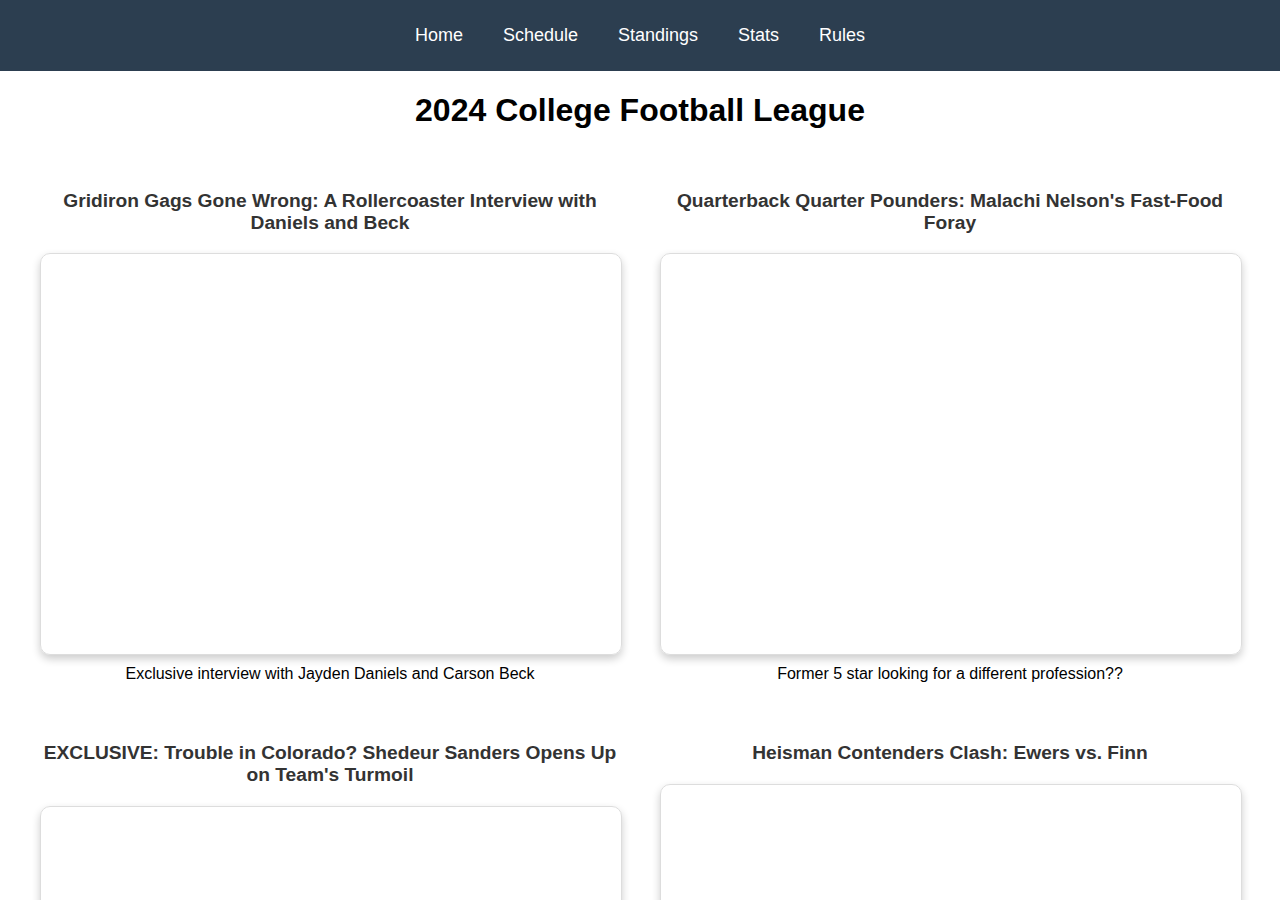
<file: index.html>
<!DOCTYPE html>
<html>

<head>
    <meta http-equiv="refresh" content="0; url=NCAA League/views/index.html" />
    <title>Redirecting</title>
</head>

<body>
    <p>If you are not redirected, <a href="NCAA League/views/index.html">click here</a>.</p>
</body>

</html>
</file>
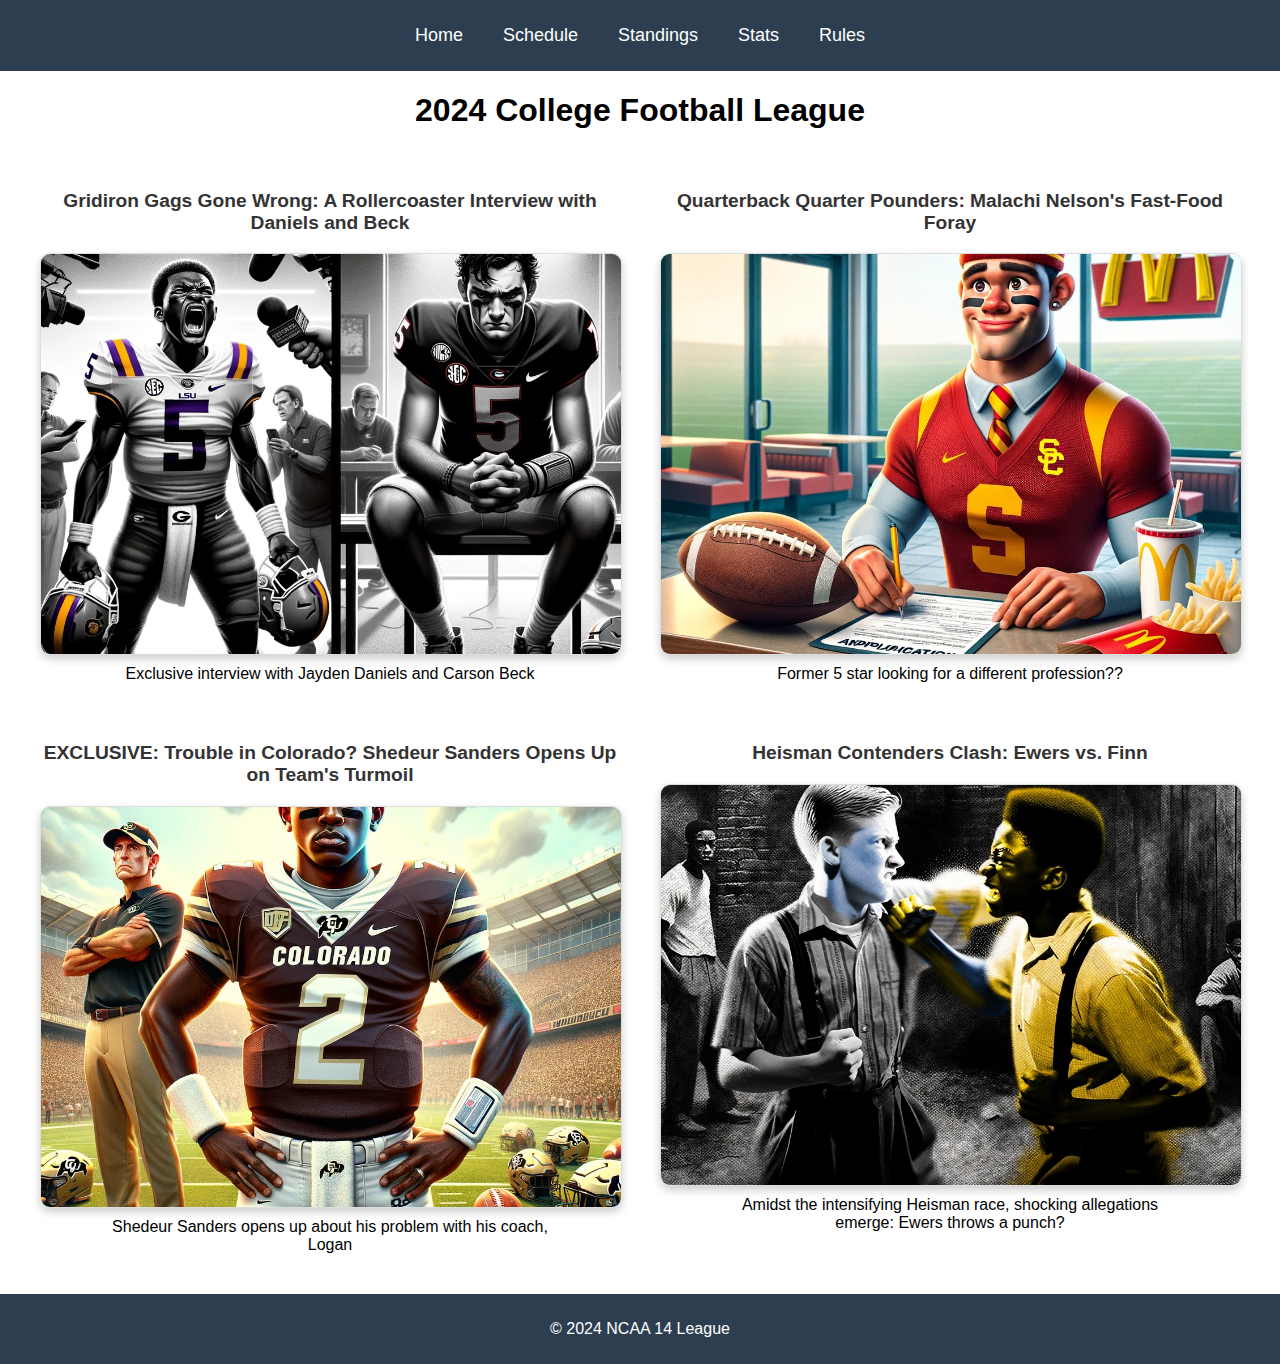
<file: NCAA League/views/index.html>
<!DOCTYPE html>
<html lang="en">

<head>
    <meta charset="UTF-8">
    <meta name="viewport" content="width=device-width, initial-scale=1.0">
    <title>The League 2024</title>
    <link rel="stylesheet" type="text/css" href="../css/styles.css">
</head>

<body>
    <header>
        <nav>
            <div class="nav-bar">
                <a href="index.html">Home</a>
                <a href="schedule.html">Schedule</a>
                <a href="standings.html">Standings</a>
                <a href="stats.html">Stats</a>
                <a href="rules.html">Rules</a>
            </div>
        </nav>
    </header>
    <main>
        <section class="intro">
            <h1>2024 College Football League</h1>
        </section>
        <section class="news">
            <div class="news-grid">
                <!-- Quadrant 1 -->
                <div class="news-item">
                    <a href="news.html?news=2024_daniels_walkoff" class="news-link">
                        <h3>Gridiron Gags Gone Wrong: A Rollercoaster Interview with Daniels and Beck</h3>
                        <img src="../img/daniels_walkoff.jpeg" alt="week2 wrap up">
                        <p>Exclusive interview with Jayden Daniels and Carson Beck
                        </p>
                    </a>
                </div>
                <div class="news-item">
                    <a href="news.html?news=2024_nelson_mcdonalds" class="news-link">
                        <h3>Quarterback Quarter Pounders: Malachi Nelson's Fast-Food Foray</h3>
                        <img src="../img/nelson_mcdonalds.jpeg" alt="week2 wrap up">
                        <p>Former 5 star looking for a different profession??
                        </p>
                    </a>
                </div>
                <div class="news-item">
                    <a href="news.html?news=2024_sanders_log" class="news-link">
                        <h3>EXCLUSIVE: Trouble in Colorado? Shedeur Sanders Opens Up on Team's Turmoil</h3>
                        <img src="../img/sanders_log.jpeg" alt="week2 wrap up">
                        <p>Shedeur Sanders opens up about his problem with his coach, Logan
                        </p>
                    </a>
                </div>
                <div class="news-item">
                    <a href="news.html?news=2024_heisman_fight" class="news-link">
                        <h3>Heisman Contenders Clash: Ewers vs. Finn</h3>
                        <img src="../img/heisman_fight.jpeg" alt="week2 wrap up">
                        <p>Amidst the intensifying Heisman race, shocking allegations emerge: Ewers throws a punch?
                        </p>
                    </a>
                </div>
                

            </div>
        </section>
    </main>
    <footer>
        <p>&copy; 2024 NCAA 14 League</p>
    </footer>
</body>

</html>
</file>
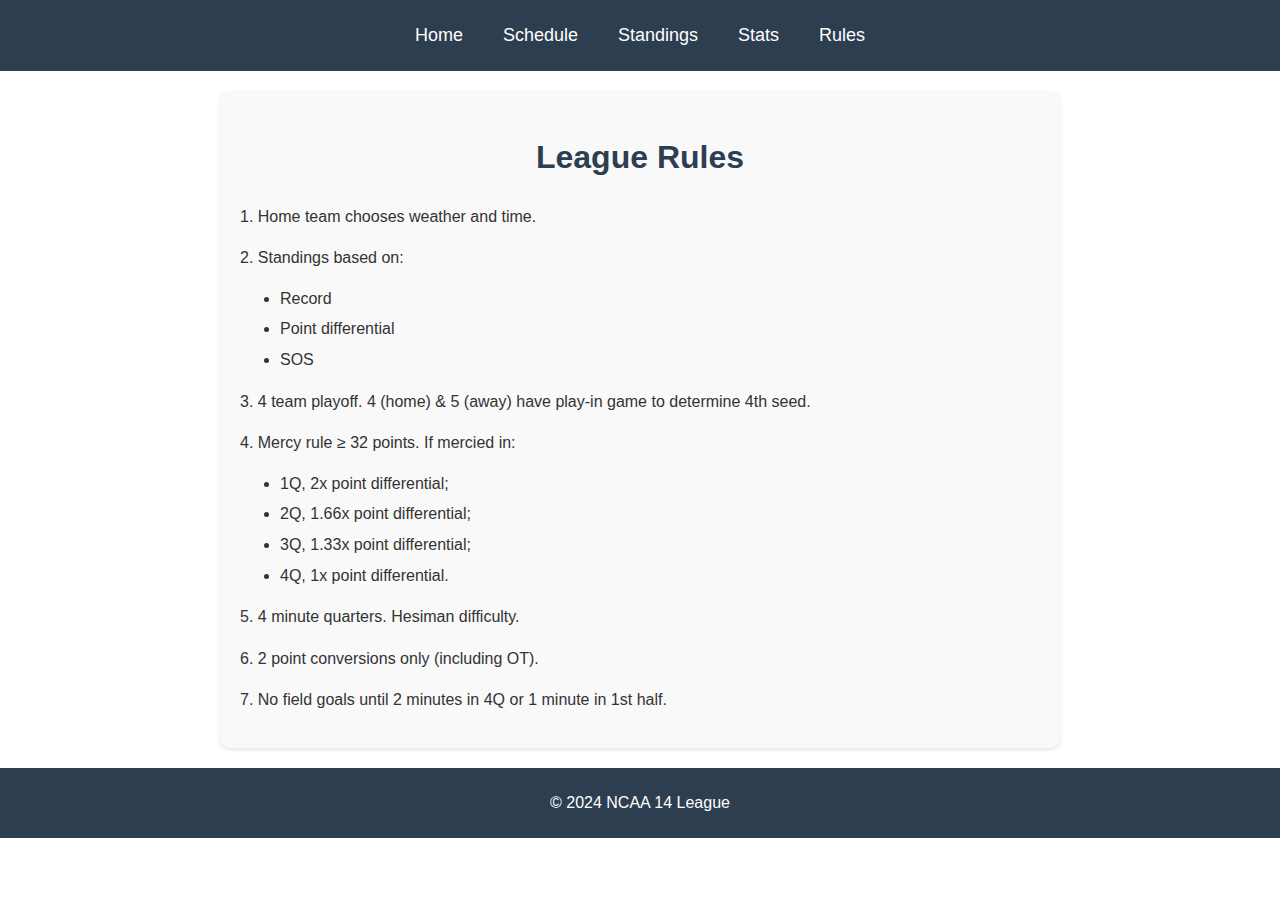
<file: NCAA League/views/rules.html>
<!DOCTYPE html>
<html lang="en">

<head>
    <meta charset="UTF-8">
    <meta name="viewport" content="width=device-width, initial-scale=1.0">
    <title>The League 2024 - Rules</title>
    <link rel="stylesheet" type="text/css" href="../css/styles.css">
</head>

<body>
    <header>
        <nav>
            <div class="nav-bar">
                <a href="index.html">Home</a>
                <a href="schedule.html">Schedule</a>
                <a href="standings.html">Standings</a>
                <a href="stats.html">Stats</a>
                <a href="rules.html">Rules</a>
            </div>
        </nav>
    </header>
    <main>
        <section class="rules">
            <h1>League Rules</h1>
            <p>1. Home team chooses weather and time.</p>
            <p>2. Standings based on:</p>
            <ul>
                <li>Record</li>
                <li>Point differential</li>
                <li>SOS</li>
            </ul>
            <p>3. 4 team playoff. 4 (home) & 5 (away) have play-in game to determine 4th seed.</p>
            <p>4. Mercy rule ≥ 32 points. If mercied in:</p>
            <ul>
                <li>1Q, 2x point differential;</li>
                <li>2Q, 1.66x point differential;</li>
                <li>3Q, 1.33x point differential;</li>
                <li>4Q, 1x point differential.</li>
            </ul>
            <p>5. 4 minute quarters. Hesiman difficulty.</p>
            <p>6. 2 point conversions only (including OT).</p>
            <p>7. No field goals until 2 minutes in 4Q or 1 minute in 1st half.</p>
        </section>
    </main>
    <footer>
        <p>&copy; 2024 NCAA 14 League</p>
    </footer>
</body>

</html>
</file>
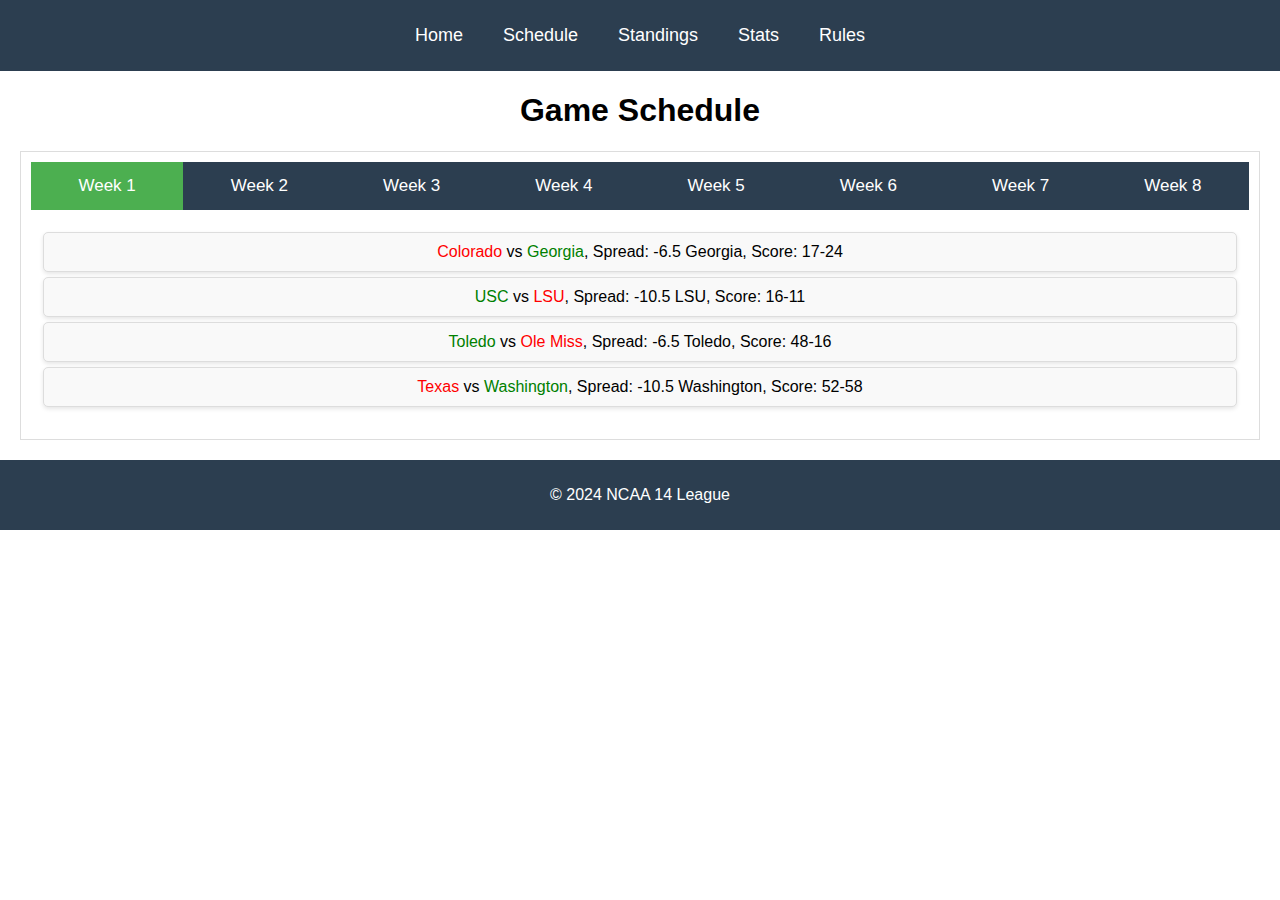
<file: NCAA League/views/schedule.html>
<!DOCTYPE html>
<html lang="en">

<head>
    <meta charset="UTF-8">
    <meta name="viewport" content="width=device-width, initial-scale=1.0">
    <title>The League 2024 - Schedule</title>
    <link rel="stylesheet" type="text/css" href="../css/styles.css">
</head>

<body>
    <header>
        <nav>
            <div class="nav-bar">
                <a href="index.html">Home</a>
                <a href="schedule.html">Schedule</a>
                <a href="standings.html">Standings</a>
                <a href="stats.html">Stats</a>
                <a href="rules.html">Rules</a>
            </div>
        </nav>
    </header>
    <main>
        <section class="schedule">
            <h1>Game Schedule</h1>
            <div class="tabs">
                <!-- Tab Headers -->
                <div class="tab-headers">
                    <button class="tab-link" onclick="openWeek(event, 'Week1')">Week 1</button>
                    <button class="tab-link" onclick="openWeek(event, 'Week2')">Week 2</button>
                    <button class="tab-link" onclick="openWeek(event, 'Week3')">Week 3</button>
                    <button class="tab-link" onclick="openWeek(event, 'Week4')">Week 4</button>
                    <button class="tab-link" onclick="openWeek(event, 'Week5')">Week 5</button>
                    <button class="tab-link" onclick="openWeek(event, 'Week6')">Week 6</button>
                    <button class="tab-link" onclick="openWeek(event, 'Week7')">Week 7</button>
                    <button class="tab-link" onclick="openWeek(event, 'Week8')">Week 8</button>
                </div>
                <!-- Tab Content -->
                <div id="Week1" class="tab-content">
                    <h3>Week 1 Schedule</h3>
                    <!-- Content will be loaded via JavaScript -->
                </div>
                <div id="Week2" class="tab-content">
                    <h3>Week 2 Schedule</h3>
                    <!-- Content will be loaded via JavaScript -->
                </div>
                <div id="Week3" class="tab-content">
                    <h3>Week 3 Schedule</h3>
                    <!-- Content will be loaded via JavaScript -->
                </div>
                <div id="Week4" class="tab-content">
                    <h3>Week 4 Schedule</h3>
                    <!-- Content will be loaded via JavaScript -->
                </div>
                <div id="Week5" class="tab-content">
                    <h3>Week 5 Schedule</h3>
                    <!-- Content will be loaded via JavaScript -->
                </div>
                <div id="Week6" class="tab-content">
                    <h3>Week 6 Schedule</h3>
                    <!-- Content will be loaded via JavaScript -->
                </div>
                <div id="Week7" class="tab-content">
                    <h3>Week 7 Schedule</h3>
                    <!-- Content will be loaded via JavaScript -->
                </div>
                <div id="Week8" class="tab-content">
                    <h3>Week 8 Schedule</h3>
                    <!-- Content will be loaded via JavaScript -->
                </div>
            </div>
        </section>
    </main>
    <footer>
        <p>&copy; 2024 NCAA 14 League</p>
    </footer>
    <script src="../js/schedule.js"></script>
</body>

</html>
</file>
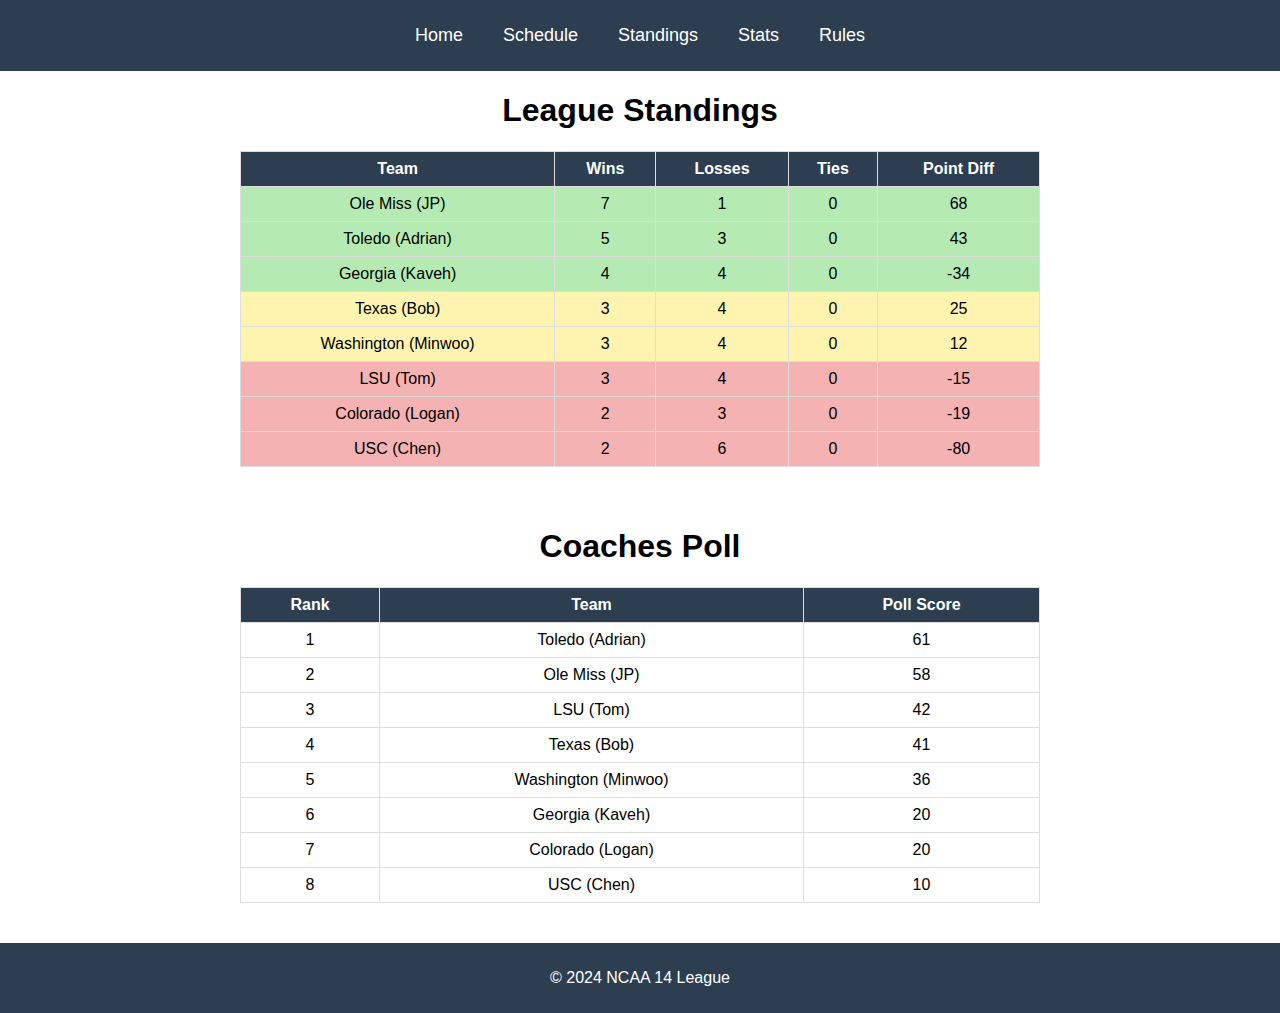
<file: NCAA League/views/standings.html>
<!DOCTYPE html>
<html lang="en">

<head>
    <meta charset="UTF-8">
    <meta name="viewport" content="width=device-width, initial-scale=1.0">
    <title>The League 2024 - Standings</title>
    <link rel="stylesheet" type="text/css" href="../css/styles.css">
</head>

<body>
    <header>
        <nav>
            <div class="nav-bar">
                <a href="index.html">Home</a>
                <a href="schedule.html">Schedule</a>
                <a href="standings.html">Standings</a>
                <a href="stats.html">Stats</a>
                <a href="rules.html">Rules</a>
            </div>
        </nav>
    </header>
    <main>
        <section class="standings">
            <h1>League Standings</h1>
            <table>
                <thead>
                    <tr>
                        <th>Team</th>
                        <th>Wins</th>
                        <th>Losses</th>
                        <th>Ties</th>
                        <th>Point Diff</th>
                    </tr>
                </thead>
                <tbody>
                    <!-- Standings data will be inserted here -->
                </tbody>
            </table>
        </section>
        <section class="coaches-poll">
            <h1>Coaches Poll</h1>
            <table>
                <thead>
                    <tr>
                        <th>Rank</th>
                        <th>Team</th>
                        <th>Poll Score</th>
                    </tr>
                </thead>
                <tbody>
                    <!-- Coaches poll data will be inserted here -->
                </tbody>
            </table>
        </section>
    </main>
    <footer>
        <p>&copy; 2024 NCAA 14 League</p>
    </footer>
    <script src="../js/standings.js"></script>

</body>

</html>
</file>
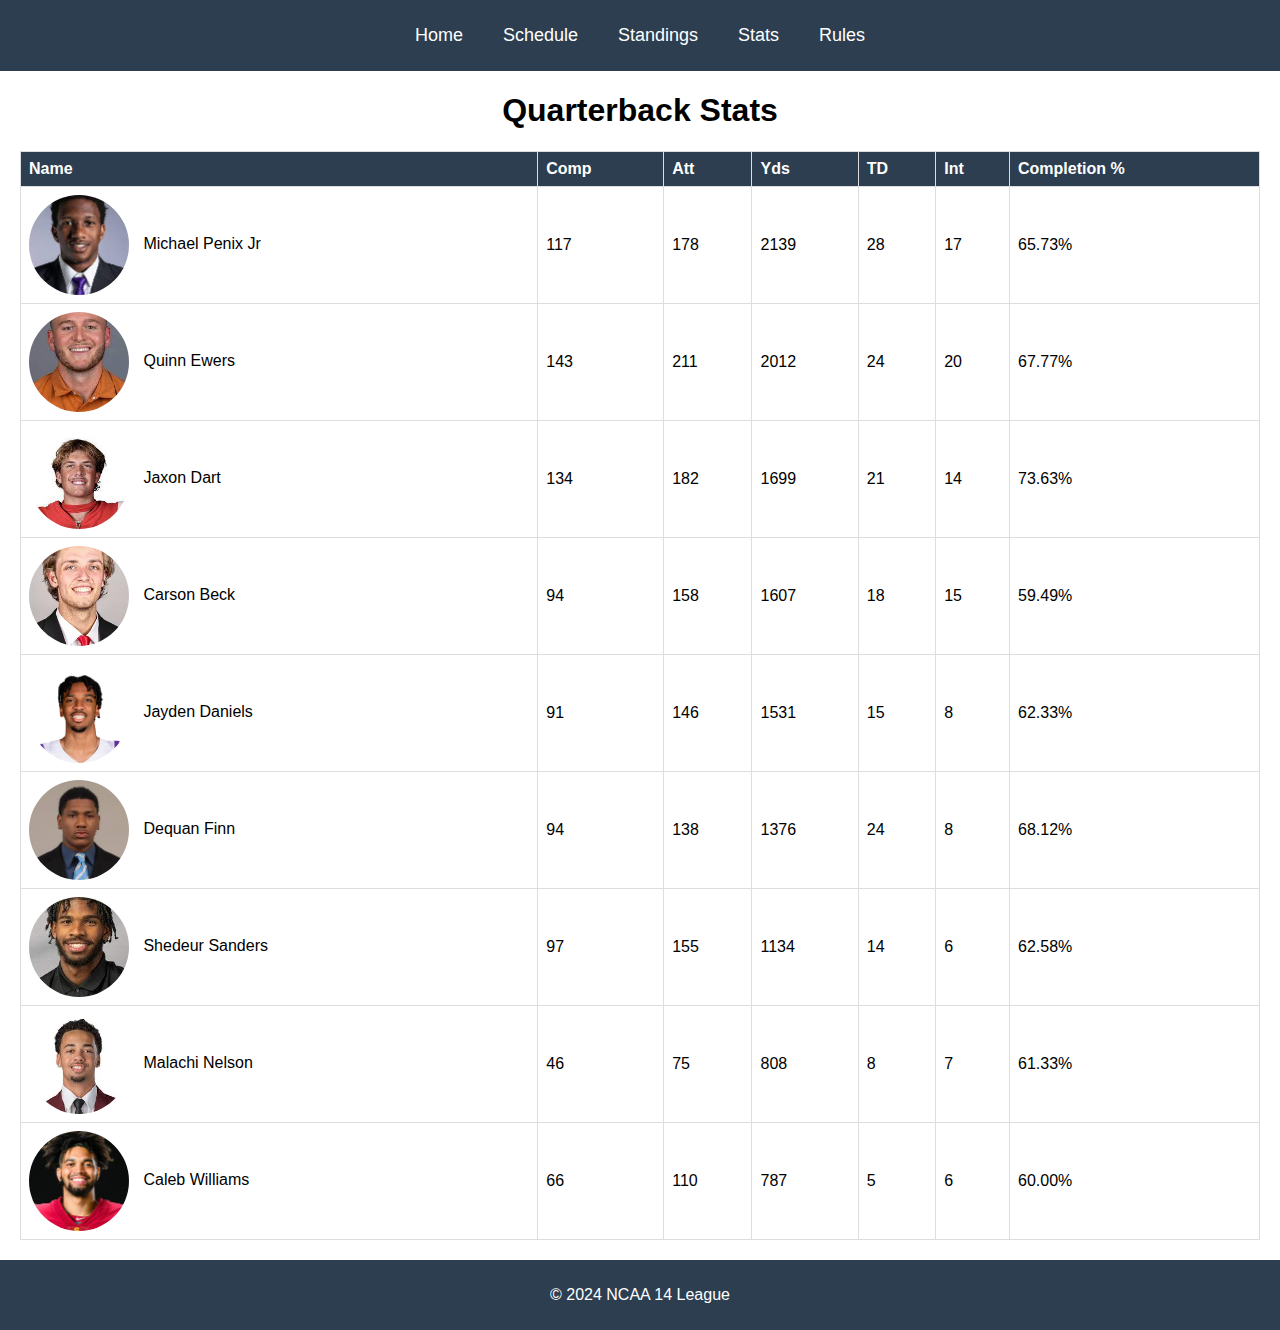
<file: NCAA League/views/stats.html>
<!DOCTYPE html>
<html lang="en">

<head>
    <meta charset="UTF-8">
    <meta name="viewport" content="width=device-width, initial-scale=1.0">
    <title>The League 2024 - Stats</title>
    <link rel="stylesheet" type="text/css" href="../css/styles.css">
</head>

<body>
    <header>
        <nav>
            <div class="nav-bar">
                <a href="index.html">Home</a>
                <a href="schedule.html">Schedule</a>
                <a href="standings.html">Standings</a>
                <a href="stats.html">Stats</a>
                <a href="rules.html">Rules</a>
            </div>
        </nav>
    </header>
    <main>
        <section class="stats">
            <h1>Quarterback Stats</h1>
            <table>
                <thead>
                    <tr>
                        <th>Name</th>
                        <th>Comp</th>
                        <th>Att</th>
                        <th>Yds</th>
                        <th>TD</th>
                        <th>Int</th>
                        <th>Completion %</th>
                    </tr>
                </thead>
                <tbody>
                    <!-- Stats data will be inserted here -->
                </tbody>
            </table>
        </section>
    </main>
    <footer>
        <p>&copy; 2024 NCAA 14 League</p>
    </footer>
    <script src="../js/stats.js"></script>
</body>

</html>
</file>
<file: NCAA League/css/styles.css>
body {
    font-family: 'Arial', sans-serif;
    margin: 0;
    padding: 0;
    box-sizing: border-box;
}

header {
    background-color: #2C3E50;
    color: white;
    padding: 10px 0;
}

a {
    color: inherit;
    /* This will make links use the text color of the parent element */
    text-decoration: none;
    /* Removes the underline */
    transition: color 0.3s;
    /* Smooth transition for color change */
}

/* Hover effect for links */
a:hover {
    color: #3498db;
    /* Change to a color of your choice for the hover state */
    text-decoration: none;
    /* Ensures underline doesn't reappear on hover */
}

.nav-bar {
    display: flex;
    justify-content: center;
    list-style: none;
}

.nav-bar a {
    color: white;
    text-decoration: none;
    padding: 10px 20px;
    display: block;
}

.nav-bar a:hover {
    background-color: #34495E;
}

/* Media query for screens smaller than 768px (e.g., smartphones) */
@media screen and (max-width: 768px) {

    header {
        padding: 5px 0;
    }

    .nav-bar a {
        padding: 5px 10px;
        font-size: 14px;
        /* Adjust font size for smaller screens */
    }

    .news-item img {
        max-width: 100%;
        /* Set maximum width to ensure responsiveness */
        height: auto;
        margin: 10px 0;
        /* Adjust margins as needed */
    }

    footer {
        padding: 5px 0;
    }

    footer p {
        font-size: 14px;
        /* Adjust font size for smaller screens */
    }
}


/* Media query for screens between 768px and 1024px (e.g., tablets) */
@media screen and (min-width: 769px) and (max-width: 1024px) {

    /* Adjust your styles here for tablets */
    .nav-bar {
        font-size: 16px;
    }

    .news-item img {
        max-width: 100%;
        /* Set maximum width to ensure responsiveness */
        height: auto;
        margin: 10px 0;
        /* Adjust margins as needed */
    }
}

/* Media query for screens larger than 1024px (e.g., desktops) */
@media screen and (min-width: 1025px) {

    /* Adjust your styles here for desktops */
    header {
        padding: 15px 0;
    }

    .news-item img {
        max-width: 100%;
        /* Set maximum width to ensure responsiveness */
        height: auto;
        margin: 10px 0;
        /* Adjust margins as needed */
    }

    .nav-bar {
        font-size: 18px;
    }
}



main {
    margin: 20px;
    text-align: center;
}

.standings-container {
    display: flex;
    justify-content: center;
}

.standings {
    width: 100%;
    max-width: 800px;
    /* Adjust the max-width as needed */
    margin: 0 auto;
    /* Centers the table */
    border-collapse: collapse;
}

.standings th,
.standings td {
    border: 1px solid #ddd;
    padding: 8px;
    text-align: left;
}

.standings tr:hover {
    background-color: #ddd;
}

.green {
    background-color: #b6eab3;
}

.yellow {
    background-color: #fff3b0;
}

.red {
    background-color: #f4b2b2;
}

.intro {
    margin-bottom: 20px;
}

.news {
    text-align: center;
}

.news-grid {
    display: grid;
    grid-template-columns: repeat(2, 1fr);
}

@media screen and (max-width: 768px) {

    /* Adjust the max-width as needed */
    .news-grid {
        grid-template-columns: 1fr;
        /* One column for smaller screens */
    }
}

.news-item {
    margin: 20px;
    text-align: center;
}

.news-item h3 {
    font-size: 1.2em;
    color: #333;
}

.news-item img {
    width: 600px;
    height: 400px;
    object-fit: cover;
    display: block;
    margin-left: auto;
    margin-right: auto;
    margin-top: 10px;
    margin-bottom: 10px;
    border: 1px solid #ddd;
    box-shadow: 0 4px 8px 0 rgba(0, 0, 0, 0.2);
    border-radius: 10px;
}

.news-item p {
    margin: 0 auto;
    width: 80%;
}

.rules {
    text-align: center;
    max-width: 800px;
    margin: 0 auto;
    padding: 20px;
    background-color: #f9f9f9;
    border-radius: 10px;
    box-shadow: 0 2px 4px rgba(0, 0, 0, 0.1);
    font-family: 'Arial', sans-serif;
    color: #333;
    line-height: 1.6;
}

.rules h1 {
    text-align: center;
    margin-bottom: 20px;
    color: #2C3E50;
}

.rules ul {
    text-align: left;
    list-style-type: disc;
    margin: 0 auto;

}

.rules li {
    text-align: left;
    margin-bottom: 5px;
}

.rules p {
    text-align: left;
    margin-bottom: 15px;
}

/* Style for Tabs */
.tabs {
    border: 1px solid #ddd;
    padding: 10px;
}

/* Ensure the tab headers wrap to the next line on smaller screens */
.tab-headers {
    display: flex;
    flex-wrap: wrap;
    /* Allow headers to wrap to the next line */
    justify-content: center;
    overflow: hidden;
    background-color: #2C3E50;
}

.tab-link {
    flex-grow: 1;
    text-align: center;
    background-color: inherit;
    float: none;
    /* Remove the float to prevent headers from overflowing */
    border: none;
    outline: none;
    cursor: pointer;
    padding: 14px 16px;
    transition: 0.3s;
    font-size: 17px;
    color: white;
}

/* Adjust the width of the headers on smaller screens */
@media screen and (max-width: 768px) {
    .tab-link {
        flex-basis: 33.33%;
        /* Set the width to 33.33% to fit 3 headers per row */
        max-width: 33.33%;
        /* Ensure the headers don't exceed 33.33% width */
    }
}


.tab-link:hover {
    background-color: #ddd;
    color: black;
}

.tab-content {
    display: none;
    padding: 6px 12px;
    border-top: none;
}

/* Style when a tab content is active */
.active-tab {
    display: block;
}

.schedule-list {
    list-style-type: none;
    padding: 0;
}

.schedule-list li {
    padding: 10px;
    margin-bottom: 5px;
    background-color: #f9f9f9;
    border: 1px solid #ddd;
    border-radius: 5px;
    box-shadow: 0 2px 4px rgba(0, 0, 0, 0.1);
}

.tab-link.active-tab {
    background-color: #4CAF50;
    color: white;
}

.winner {
    color: green;
}

.loser {
    color: red;
}

/* Style for Standings */
.standings table {
    width: 100%;
    border-collapse: collapse;
    margin-top: 20px;
}

.standings th,
.standings td {
    border: 1px solid #ddd;
    padding: 8px;
    text-align: center;
}

.standings th {
    background-color: #2C3E50;
    color: white;
}


.standings tr:hover {
    background-color: #ddd;
}

.coaches-poll {
    max-width: 800px;
    /* Adjust the max-width as needed */
    margin: 20px auto;
    /* Centers the section */
    padding: 20px;
    border-collapse: collapse;
}

.coaches-poll table {
    width: 100%;
    margin-top: 20px;
    border-collapse: collapse;
}

.coaches-poll th,
.coaches-poll td {
    border: 1px solid #ddd;
    padding: 8px;
    text-align: center;
}

.coaches-poll th {
    background-color: #2C3E50;
    color: white;
}

.coaches-poll tr:hover {
    background-color: #ddd;
}

/* Style for stats */
.stats table {
    width: 100%;
    border-collapse: collapse;
    margin-top: 20px;
}

.stats th,
.stats td {
    border: 1px solid #ddd;
    padding: 8px;
    text-align: left;
}

.stats th {
    background-color: #2C3E50;
    color: white;
}

.stats tr:hover {
    background-color: #ddd;
}

.qb-image {
    width: 100px;
    /* Adjust as needed */
    height: 100px;
    /* Adjust as needed */
    border-radius: 50%;
    /* Makes the image circular */
    margin-right: 10px;
    vertical-align: middle;
    object-fit: cover;
}

@media screen and (max-width: 768px) {
    .stats table {
        font-size: 14px;
        /* Decrease font size for smaller screens */
    }

    .qb-image {
        width: 50px;
        /* Adjust as needed */
        height: 50px;
        /* Adjust as needed */
        border-radius: 50%;
        /* Makes the image circular */
        margin-right: 10px;
        vertical-align: middle;
        object-fit: cover;
    }
}

.game-details {
    max-width: 800px;
    margin: 20px auto;
    padding: 20px;
    background: white;
    /* Clean white background */
    box-shadow: 0 2px 6px rgba(0, 0, 0, 0.05);
    /* Lighter shadow for a more subtle effect */
    border-radius: 8px;
    /* Slightly larger radius for a softer look */
    font-family: 'Helvetica Neue', Helvetica, Arial, sans-serif;
    /* Modern font choice */
}

.game-details h1 {
    color: #333;
    /* Darker color for contrast */
    margin-bottom: 20px;
    font-weight: 600;
    /* Bolder font for the title */
    font-size: 1.5em;
    /* Larger font size */
}

.game-details .team-stats h2 {
    color: #2C3E50;
    margin-bottom: 12px;
    font-weight: 500;
}

.game-details article {
    text-align: left;
    /* Left alignment for a cleaner look */
    margin-bottom: 1em;
    /* Consistent spacing */
    line-height: 1.6;
    /* Improved readability */
    color: #4a4a4a;
    /* Slightly softer color */
}

.team-stats {
    background-color: #f9f9f9;
    /* Lighter background for the stats section */
    padding: 15px;
    margin-bottom: 25px;
    border: 1px solid #e0e0e0;
    /* Subtle border */
}

/* Table Styles */
.game-details table {
    width: 100%;
    border-collapse: collapse;
    margin-top: 10px;
}

.game-details table,
.game-details th,
.game-details td {
    border: 1px solid #e0e0e0;
    /* Lighter borders for the table */
}

.game-details th,
.game-details td {
    text-align: left;
    padding: 8px;
    font-size: 0.95em;
}

.game-details th {
    background-color: #fafafa;
    /* Light background for header */
    font-weight: 500;
}

.game-details .news-caption {
    font-family: 'Georgia', serif;
    /* Different font for the caption */
    text-align: center;
    /* Center alignment */
    margin: 10px 0 20px;
    /* Spacing around the caption */
    font-style: italic;
    /* Optional: Italicize for emphasis */
    color: #555;
    /* Optional: Slightly different color */
}


/* Enhanced Image Styling */
.game-details img {
    width: 600px;
    height: 400px;
    object-fit: cover;
    display: block;
    margin-left: auto;
    margin-right: auto;
    margin-top: 10px;
    margin-bottom: 10px;
    border: 1px solid #ddd;
    box-shadow: 0 4px 8px 0 rgba(0, 0, 0, 0.2);
    border-radius: 10px;
}

/* Media query for screens smaller than 768px (e.g., smartphones) */
@media screen and (max-width: 768px) {

    .game-details img {
        max-width: 100%;
        /* Set maximum width to ensure responsiveness */
        height: auto;
        margin: 10px 0;
        /* Adjust margins as needed */
    }
}

/* coach details */
.background-image img {
    width: 100%;
    height: 600px;
    /* Set a fixed height for the background image */
    object-fit: cover;
    /* This will ensure the image covers the area without stretching */
    opacity: 1.0;
    /* Adjust opacity for background image */

}

.profile-pic {
    width: 200px;
    /* Adjust size as needed */
    height: 200px;
    /* Make the image rectangular */
    object-fit: cover;
    /* Ensures the image does not stretch */
    border-radius: 10px;
    /* Slightly rounded corners for a modern look */
    border: 4px solid #fff;
    /* White border */
    box-shadow: 0 4px 8px rgba(0, 0, 0, 0.5);
    /* Add shadow for depth */
}


.profile-section {
    display: flex;
    align-items: center;
    justify-content: center;
    margin-top: -175px;

    /* Adjust depending on your layout */
}

.coach-info {
    text-align: center;
    padding: 20px;
    /* Light background for the text area */
    margin-top: 20px;
    /* Space from the profile pic */
    border-radius: 10px;
    box-shadow: 0 4px 8px rgba(0, 0, 0, 0.3);
    color: #333;
    /* Adjust text color */
}

.coach-info h1 {
    margin: 0 0 10px 0;
}

.achievement {
    display: flex;
    align-items: center;
    margin: 15px 0;
    /* Slightly more vertical spacing */
    padding: 10px;
    border-radius: 8px;
    /* Rounded corners */
    box-shadow: 0 2px 4px rgba(0, 0, 0, 0.15);
    /* Subtle shadow for depth */
}

.achievement-icon {
    width: 60px;
    /* Slightly larger icon size */
    height: 60px;
    margin-right: 15px;
    /* More spacing between icon and text */
}

.achievement-info {
    display: flex;
    flex-direction: column;
    align-items: center;
    text-align: center;
}

.achievement-text {
    font-size: 1.2em;
    /* Maintaining a slightly larger text size */
    color: #000;
    /* Pure black for better contrast */
    /* Modern, clean font */
    letter-spacing: 0.5px;
    /* Slightly spaced out for a modern look */
    font-weight: 500;
    /* Medium font weight for emphasis */
    margin-bottom: 5px;
    /* Spacing for better readability */
}



/* Responsive design considerations */
@media (max-width: 768px) {
    .profile-section {
        flex-direction: column;
        align-items: center;
    }

    .profile-pic {
        margin-bottom: 10px;
    }

    .coach-info {
        text-align: center;
    }

    .achievement {
        flex-direction: column;
        /* Stack icon and text vertically on small screens */
        align-items: center;
        text-align: center;
        margin: x 0;
    }

    .achievement-icon {
        margin-bottom: 5px;
        /* Space between icon and text on small screens */
    }

    .achievement-text {
        font-size: 1em;
        /* Slightly smaller font size for small screens */
    }
}

/* news */
.news1 {
    max-width: 800px;
    margin: 20px auto;
    padding: 20px;
    background: white;
    box-shadow: 0 2px 6px rgba(0, 0, 0, 0.05);
    border-radius: 8px;
    font-family: 'Helvetica Neue', Helvetica, Arial, sans-serif;
}

.news1 h1 {
    color: #333;
    margin-bottom: 20px;
    font-weight: 600;
    font-size: 1.5em;
}

.news1 h2 {
    color: #2C3E50;
    margin-bottom: 12px;
    font-weight: 500;
}

.news1 article {
    text-align: left;
    margin-bottom: 1em;
    line-height: 1.6;
    color: #4a4a4a;
}

.news1 .news-caption {
    font-family: 'Georgia', serif;
    text-align: center;
    margin: 10px 0 20px;
    font-style: italic;
    color: #555;
}

.news1 img {
    width: 600px;
    height: 400px;
    object-fit: cover;
    display: block;
    margin-left: auto;
    margin-right: auto;
    margin-top: 10px;
    margin-bottom: 10px;
    border: 1px solid #ddd;
    box-shadow: 0 4px 8px 0 rgba(0, 0, 0, 0.2);
    border-radius: 10px;
}

@media screen and (max-width: 768px) {
    .news1 img {
        max-width: 100%;
        height: auto;
        margin: 10px 0;
    }
}



footer {
    background-color: #2C3E50;
    color: white;
    text-align: center;
    padding: 10px 0;
    position: relative;
    bottom: 0;
    width: 100%;
}
</file>
